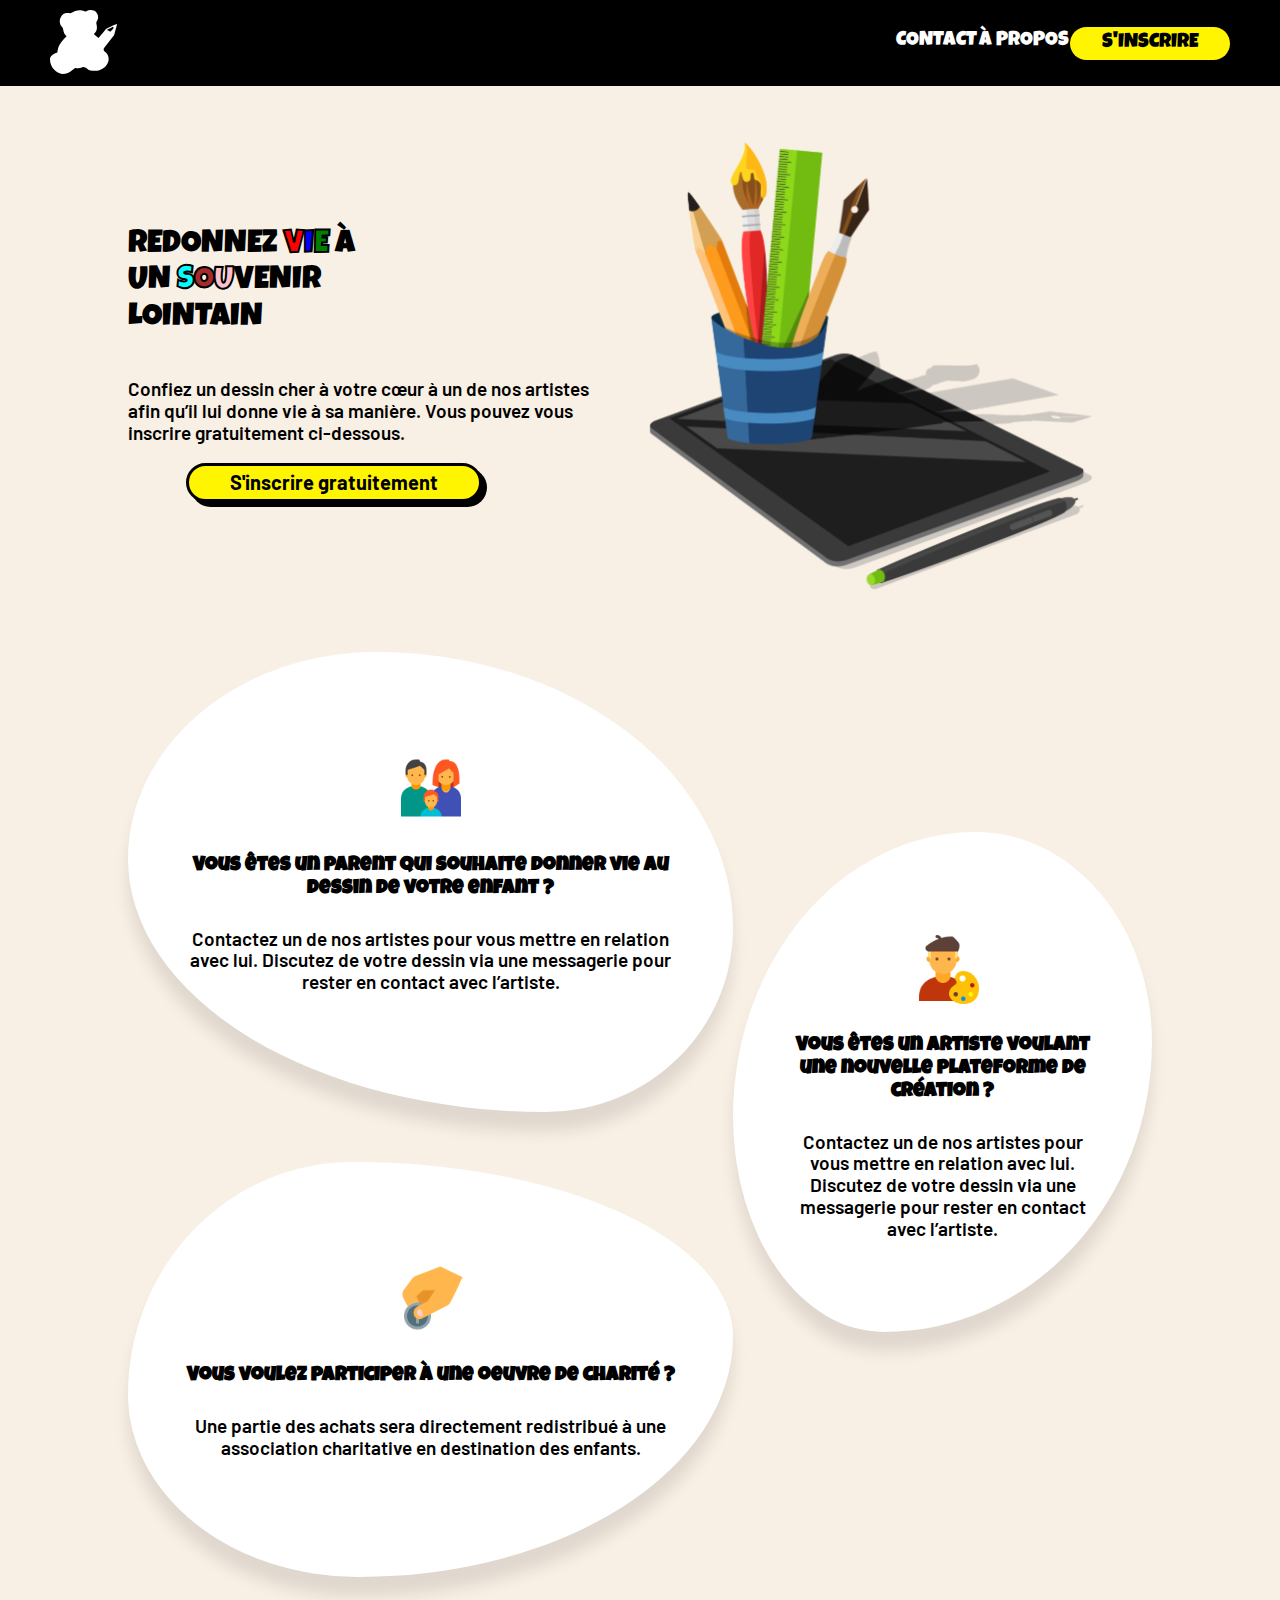
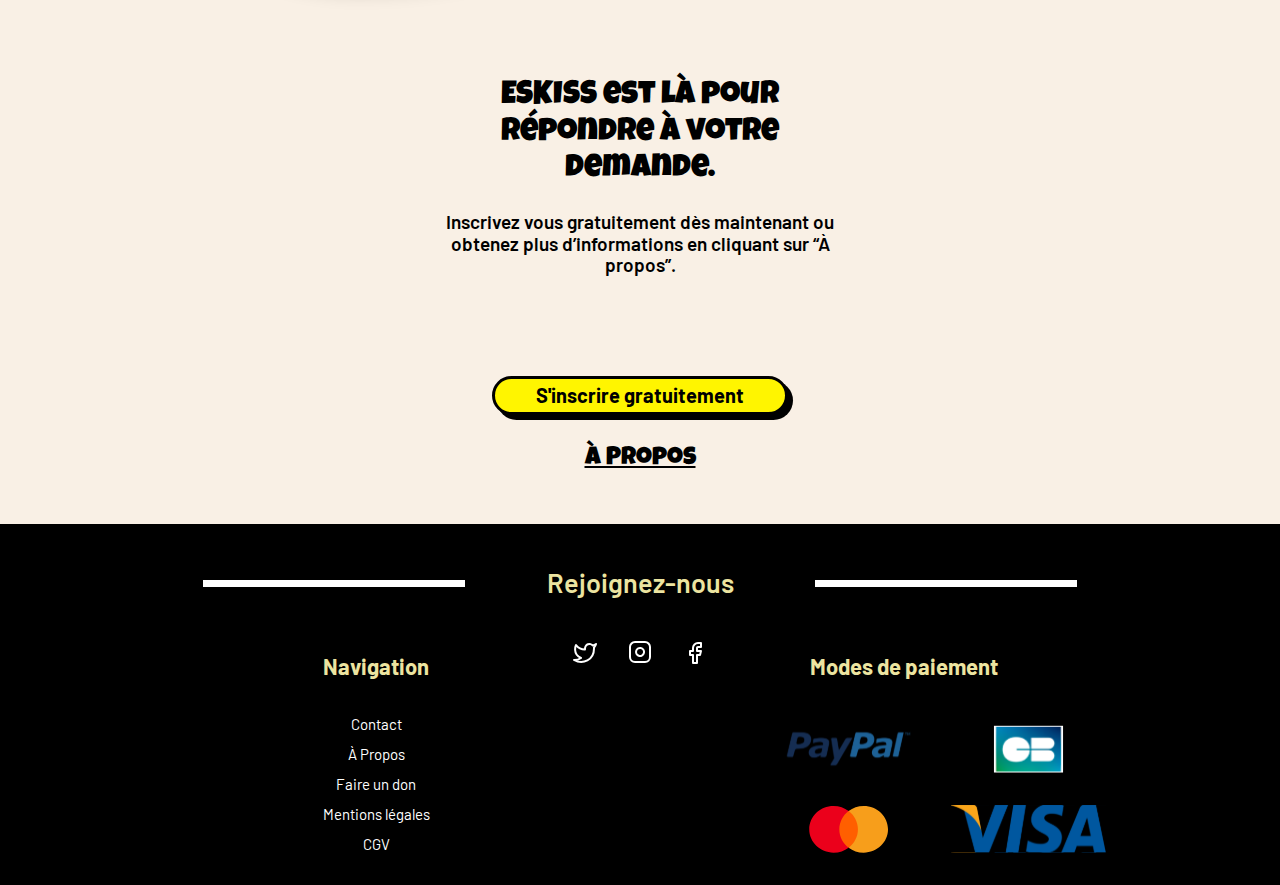
<file: index.html>
<!DOCTYPE html>
<html lang="fr">

<head>
    <meta charset="UTF-8">
    <meta http-equiv="X-UA-Compatible" content="IE=edge">
    <meta name="viewport" content="width=device-width, initial-scale=1.0">
    <title>ESKISS</title>
    <link rel="stylesheet" href="src/css/styles.css">
</head>

<body>
        <header>
            <div class="logo">
                <a href="index.html"><img src="assets/img/logo_ours_vf.svg" alt="Logo ESKISS"></a>
            </div>

            <div class="headertxt">

                <a href="contact.html">CONTACT</a>

                <a href="apropos.html">À PROPOS</a>

                <div class="inscription">
                    <a href="inscription.html">S'INSCRIRE</a>
                </div>
            </div>
        </header>

    <main>
        <section>
        <div class="flex-row">
            <div class="accrochediv flex-column">
                <h1 class="titreaccroche">
                    REDONNEZ <span class="rouge">V</span><span class="bleu">I</span><span class="vert">E</span> À <br>
                    UN <span class="cyan">S</span><span class="marron">O</span><span class="rose">U</span>VENIR LOINTAIN
                </h1>
                <h3>
                    Confiez un dessin cher à votre cœur à un de nos artistes afin qu’il lui donne vie à sa manière. Vous
                    pouvez
                    vous inscrire gratuitement ci-dessous.
                </h3>
              
                    <div class="boutoninscription">
                        <a href="inscription.html">S'inscrire gratuitement</a>
                    </div>
             
            </div>
            <div>
                <img src="assets/icones/tablette.svg" alt="tablette">
            </div>
        </div>
<div class="flex-row">
        <div class="flexpostit">
            <div class="post-it1">
                <img src="assets/icones/familleicon.svg" alt="famille">
                <h4>
                    Vous êtes un parent qui souhaite donner vie au dessin de votre enfant ?
                </h4>

                <p class="bsb19">
                    Contactez un de nos artistes pour vous mettre en relation avec lui. Discutez de votre dessin via une
                    messagerie pour rester en contact avec l’artiste.
                </p>
            </div>

            <div class="post-it3">
                <img src="assets/icones/donicon.svg" alt="don">
                <h4>
                    Vous voulez participer à une oeuvre de charité ?
                </h4>

                <p class="bsb19">
                    Une partie des achats sera directement redistribué à une association charitative en destination des
                    enfants.
                </p>
            </div>
        </div>
           
            <div class="post-it2">
                <img src="assets/icones/artisticon.svg" alt="artiste">
                <h4>
                    Vous êtes un artiste voulant une nouvelle plateforme de création ?
                </h4>

                <p class="bsb19">
                    Contactez un de nos artistes pour vous mettre en relation avec lui. Discutez de votre dessin via une
                    messagerie pour rester en contact avec l’artiste.
                </p>
            </div>
        </div>
            <div class="eskissestla">
                <h1>
                    ESKISS est là pour répondre à votre demande.
                </h1>

                <h3>
                    Inscrivez vous gratuitement dès maintenant ou obtenez plus d’informations en cliquant sur “À
                    propos”.
                </h3>
            </div>
       
        <div class="insap">
          
                <div class="boutoninscription2">
                    <a href="inscription.html">S'inscrire gratuitement</a>
                </div>
         

            <a class="lienap" href="apropos.html">À Propos</a>
        </div>
        </section>
    </main>

    <footer>
        <div class="flex-row width70">
            <div class="barreblanche"></div>
            <h3 class="titlefoot">
                Rejoignez-nous
            </h3>
            <div class="barreblanche"></div>
        </div>
        <div class="flex-row width65">

            <div class="navigation">
                <h4 class="titlefoot2">
                    Navigation
                </h4>
                <a href="contact.html">Contact</a>
                <a href="apropos.html">À Propos</a>
                <a href="#">Faire un don</a>
                <a href="#">Mentions légales</a>
                <a href="#">CGV</a>
            </div>
            <div class="reseaux width30">
                <a href="#"><img src="assets/icones/twitter.svg" alt="twitter"></a>
                <a href="#"><img src="assets/icones/insta.svg" alt="insta"></a>
                <a href="#"><img src="assets/icones/facebook.svg" alt="facebook"></a>
            </div>
            <div class="paiements">
                <h4 class="titlefoot2">
                    Modes de paiement
                </h4>
                <div class="paiements2">
                    <img class="imgpaiement" src="assets/img/paypal.svg" alt="Paypal">
                    <img class="imgpaiement" src="assets/img/mastercard.svg" alt="Mastercard">
                    <img class="imgpaiement" src="assets/img/cb.svg" alt="CB">
                    <img class="imgpaiement" src="assets/img/visa.svg" alt="Visa">
                </div>
            </div>
        </div>
    </footer>


</body>

</html>
</file>
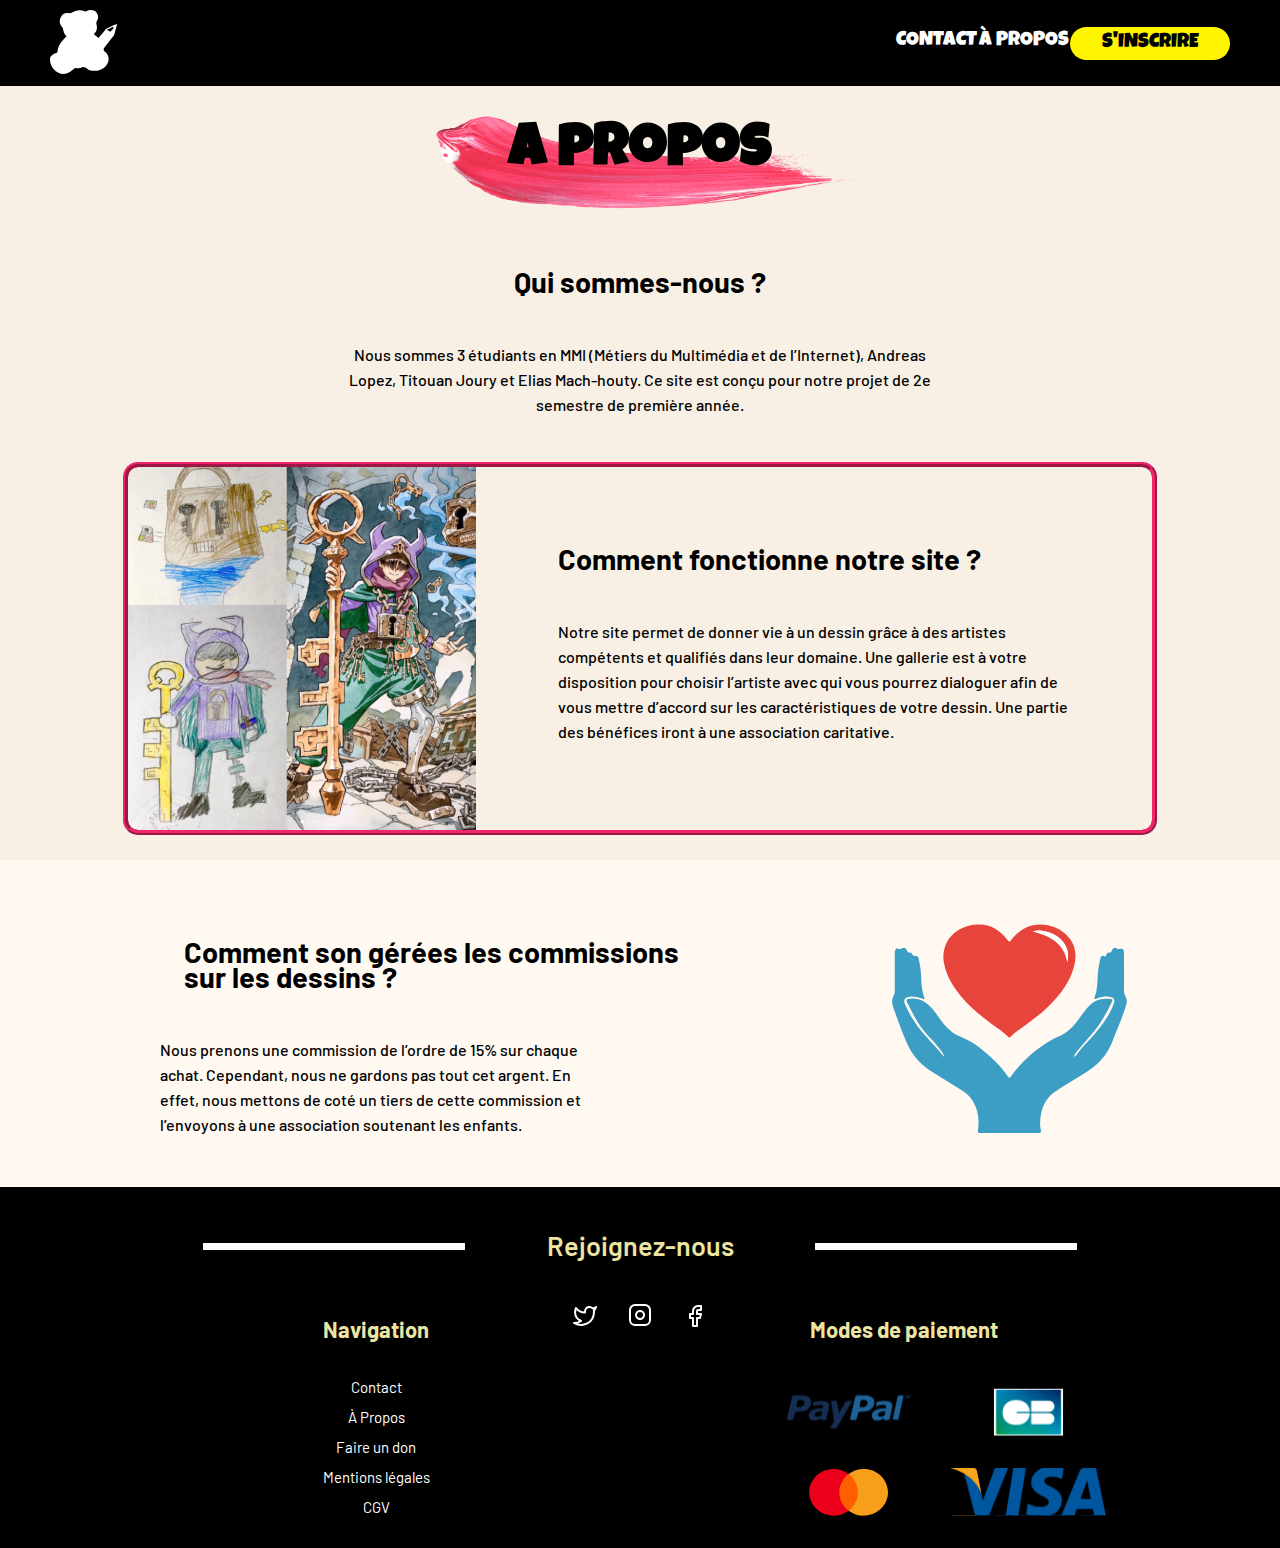
<file: apropos.html>
<!DOCTYPE html>
<html lang="en">

<head>
    <meta charset="UTF-8">
    <meta http-equiv="X-UA-Compatible" content="IE=edge">
    <meta name="viewport" content="width=device-width, initial-scale=1.0">
    <title>À Propos</title>
    <link rel="stylesheet" href="src/css/styles.css">
</head>

<body>
    <header>
        <div class="logo">
            <a href="index.html"><img src="assets/img/logo_ours_vf.svg" alt="Logo ESKISS"></a>
        </div>

        <div class="headertxt">

            <a href="contact.html">CONTACT</a>

            <a href="apropos.html">À PROPOS</a>

            <div class="inscription">
                <a href="inscription.html">S'INSCRIRE</a>
            </div>
        </div>
    </header>

    <main>
<section>
        <div class="parent">
         <img src="assets/img/trace.svg" alt="trace_rose">
         <div class="texte_centrer"> <h2>A propos</h2> </div>
        </div>
    <div class="centre1">
        <h5>
            Qui sommes-nous ?
        </h5>

        <p class="bm16">
            Nous sommes 3 étudiants en MMI (Métiers du Multimédia et de l’Internet), Andreas Lopez, Titouan Joury et
            Elias Mach-houty. Ce site est conçu pour notre projet de 2e semestre de première année.
        </p>
    </div>
    <div class="bloc1">
        <img src="assets/img/illu.webp" alt="illustration">
<div class="bloc1txt">
        <h5>
            Comment fonctionne notre site ?
        </h5>

        <p class="bm16">
            Notre site permet de donner vie à un dessin grâce à des artistes compétents et qualifiés dans leur domaine.
            Une gallerie est à votre disposition pour choisir l’artiste avec qui vous pourrez dialoguer afin de vous
            mettre d’accord sur les caractéristiques de votre dessin. Une partie des bénéfices iront à une association
            caritative.
        </p>
    </div>
    </div>
</section>
    <div class="bloc2">
        <div class="bloc1txt">
            <div class="centre2">
        <h5 class="h5carre">
            Comment son gérées les commissions
            sur les dessins ?
        </h5>

        <p class="bm16carre">
            Nous prenons une commission de l’ordre de 15% sur chaque achat.
            Cependant, nous ne gardons pas tout cet argent. En effet, nous mettons de coté un tiers de cette commission
            et l’envoyons à une association soutenant les enfants.
        </p>
    </div>
    </div>
        <img class="coeur" src="assets/img/coeur.svg" alt="coeur">
    </div>
    </main>

    <footer>
        <div class="flex-row width70">
            <div class="barreblanche"></div>
            <h3 class="titlefoot">
                Rejoignez-nous
            </h3>
            <div class="barreblanche"></div>
        </div>
        <div class="flex-row width65">

            <div class="navigation">
                <h4 class="titlefoot2">
                    Navigation
                </h4>
                <a href="contact.html">Contact</a>
                <a href="apropos.html">À Propos</a>
                <a href="#">Faire un don</a>
                <a href="#">Mentions légales</a>
                <a href="#">CGV</a>
            </div>
            <div class="reseaux width30">
                <a href="#"><img src="assets/icones/twitter.svg" alt="twitter"></a>
                <a href="#"><img src="assets/icones/insta.svg" alt="insta"></a>
                <a href="#"><img src="assets/icones/facebook.svg" alt="facebook"></a>
            </div>
            <div class="paiements">
                <h4 class="titlefoot2">
                    Modes de paiement
                </h4>
                <div class="paiements2">
                    <img class="imgpaiement" src="assets/img/paypal.svg" alt="Paypal">
                    <img class="imgpaiement" src="assets/img/mastercard.svg" alt="Mastercard">
                    <img class="imgpaiement" src="assets/img/cb.svg" alt="CB">
                    <img class="imgpaiement" src="assets/img/visa.svg" alt="Visa">
                </div>
            </div>
        </div>
    </footer>
</body>

</html>
</file>
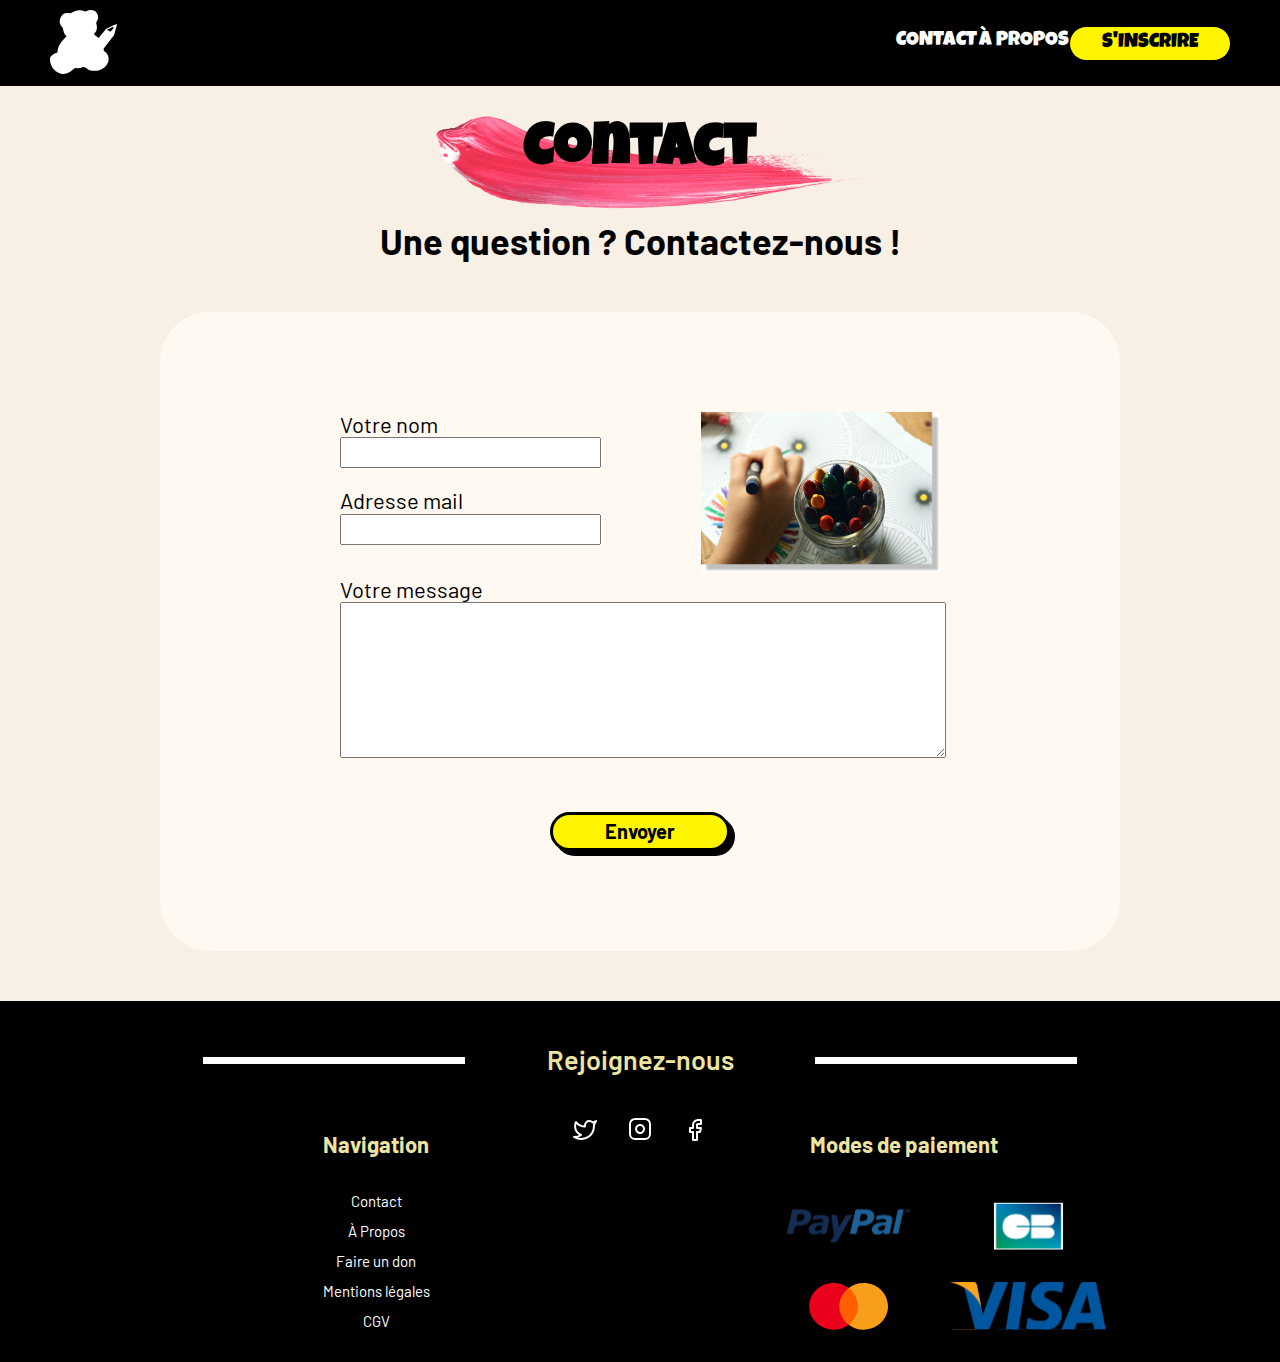
<file: contact.html>
<!DOCTYPE html>
<html lang="fr">

<head>
    <meta charset="UTF-8">
    <meta http-equiv="X-UA-Compatible" content="IE=edge">
    <meta name="viewport" content="width=device-width, initial-scale=1.0">
    <title>Contact</title>
    <link rel="stylesheet" href="src/css/styles.css">
</head>

<body>
    <div class="header">
        <header>
            <div class="logo">
                <a href="index.html"><img src="assets/img/logo_ours_vf.svg" alt="Logo ESKISS"></a>
            </div>

            <div class="headertxt">

                <a href="contact.html">CONTACT</a>

                <a href="apropos.html">À PROPOS</a>

                <div class="inscription">
                    <a href="inscription.html">S'INSCRIRE</a>
                </div>
            </div>
        </header>
    </div>

    <main>

        <div class="parent">
            <img src="assets/img/trace.svg" alt="trace_rose">
            <div class="texte_centrer">
                <h2>Contact</h2>
            </div>
        </div>
        <div class="question">
            <strong>Une question ? Contactez-nous !</strong>
        </div>


        <div class="container2">
            <form class="m-auto" style="max-width:600px">
                <div class="flexcontact">
                    <div class="contactbox">
                        <div class="form-group mb-3 row"><label for="votre-nom0" class="contacttxt">Votre
                                nom</label>
                            <div class="posicont"><input type="text" class="form-control" id="votre-nom0"
                                    name="votre-nom" required></div>
                        </div>
                        <div class="form-group mb-3 row"><label for="adresse-mail1"
                                class="contacttxt">Adresse mail</label>
                            <div class="col-md-7"><input type="email" class="form-control" id="adresse-mail1"
                                    name="adresse-mail" required></div>
                        </div>
                    </div>
                    <div> <img src="assets/img/crayons.webp" alt="crayons"> </div>
                </div>
                <div class="test"><label for="votre-message3" class="contacttxt">Votre
                        message</label>
                    <div class="col-md-7"><textarea class="box" id="votre-message3" name="votre-message"
                            required></textarea></div>
                </div>
                <div class="form-group mb-3 row"><label for="votre-message3" class="col-md-5 col-form-label"></label>
                    <div class="col-md-7"><button class="boutoninscription4" type="submit">Envoyer</button></div>
                </div>
            </form>
        </div>


    </main>

    <footer>
        <div class="flex-row width70">
            <div class="barreblanche"></div>
            <h3 class="titlefoot">
                Rejoignez-nous
            </h3>
            <div class="barreblanche"></div>
        </div>
        <div class="flex-row width65">

            <div class="navigation">
                <h4 class="titlefoot2">
                    Navigation
                </h4>
                <a href="contact.html">Contact</a>
                <a href="apropos.html">À Propos</a>
                <a href="#">Faire un don</a>
                <a href="#">Mentions légales</a>
                <a href="#">CGV</a>
            </div>
            <div class="reseaux width30">
                <a href="#"><img src="assets/icones/twitter.svg" alt="twitter"></a>
                <a href="#"><img src="assets/icones/insta.svg" alt="insta"></a>
                <a href="#"><img src="assets/icones/facebook.svg" alt="facebook"></a>
            </div>
            <div class="paiements">
                <h4 class="titlefoot2">
                    Modes de paiement
                </h4>
                <div class="paiements2">
                    <img class="imgpaiement" src="assets/img/paypal.svg" alt="Paypal">
                    <img class="imgpaiement" src="assets/img/mastercard.svg" alt="Mastercard">
                    <img class="imgpaiement" src="assets/img/cb.svg" alt="CB">
                    <img class="imgpaiement" src="assets/img/visa.svg" alt="Visa">
                </div>
            </div>
        </div>
    </footer>
</body>

</html>
</file>
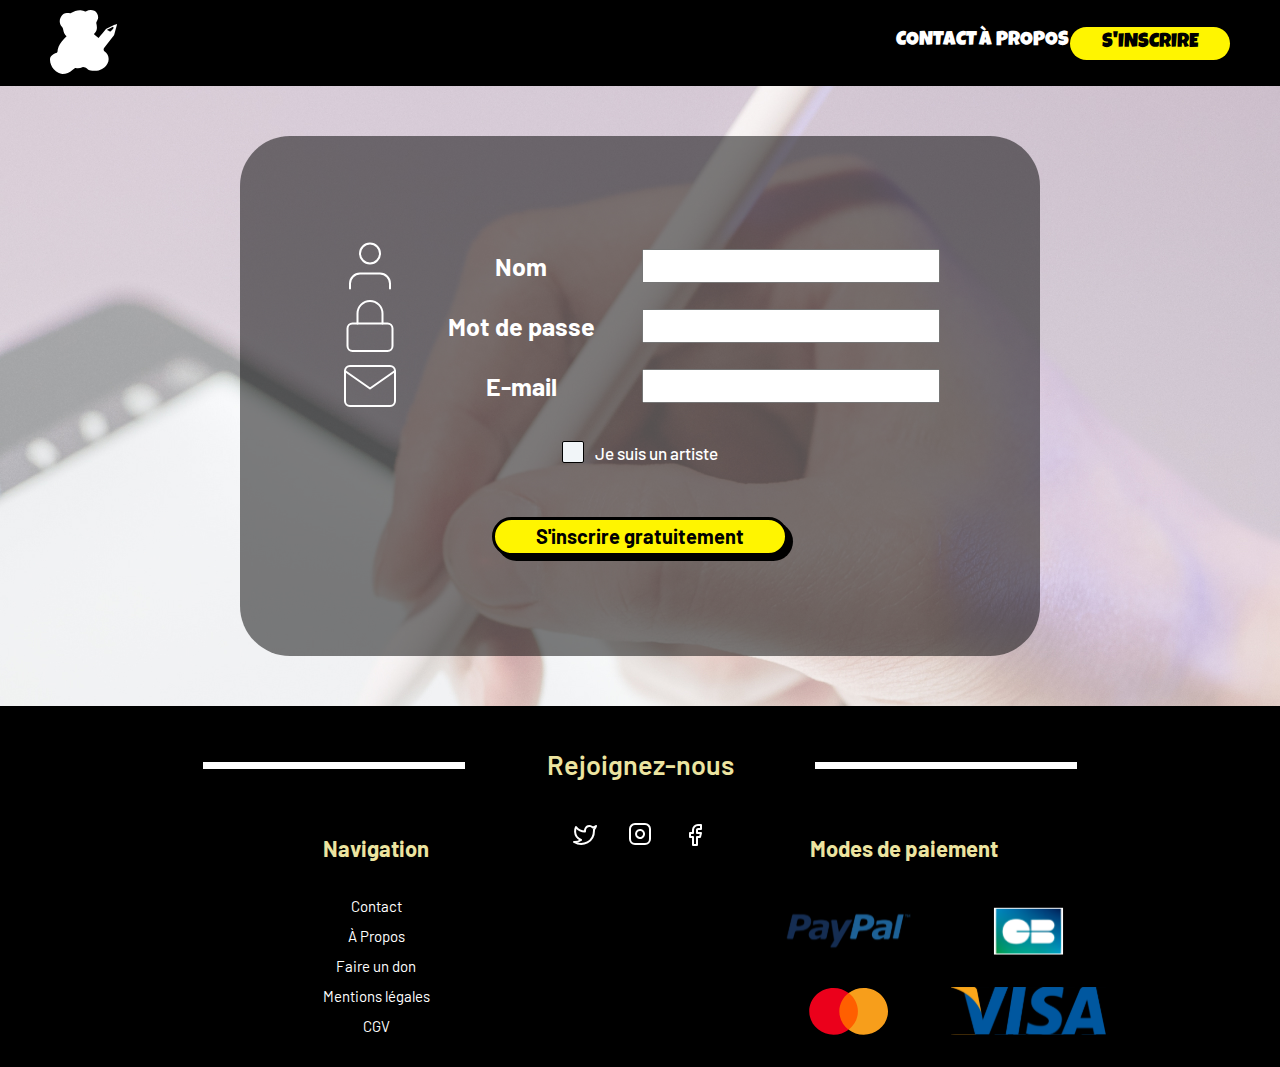
<file: inscription.html>
<!DOCTYPE html>
<html lang="fr">

<head>
    <meta charset="UTF-8">
    <meta http-equiv="X-UA-Compatible" content="IE=edge">
    <meta name="viewport" content="width=device-width, initial-scale=1.0">
    <title>inscription</title>
    <link rel="stylesheet" href="src/css/styles.css">
</head>

<body class="imgi">
    <header>
        <div class="logo">
            <a href="index.html"><img src="assets/img/logo_ours_vf.svg" alt="Logo ESKISS"></a>
        </div>

        <div class="headertxt">

            <a href="contact.html">CONTACT</a>

            <a href="apropos.html">À PROPOS</a>

            <div class="inscription">
                <a href="inscription.html">S'INSCRIRE</a>
            </div>
        </div>
    </header>
    <main>
            <section>
                <div class="container">
                    <form class="m-auto" style="max-width:600px">
                        <div class="txtform"> <img src="assets/icones/user.svg" alt="utilisateur"> <label for="nom0"
                                class="col-md-5 col-form-label">Nom</label>
                            <div class="col-md-7"><input type="text" class="form-control" id="nom0" name="nom" required>
                            </div>
                        </div>
                        <div class="txtform"> <img src="assets/icones/lock.svg" alt="cadena"> <label for="mot-de-passe1"
                                class="col-md-5 col-form-label">Mot de passe</label>
                            <div class="col-md-7"><input type="password" class="form-control" id="mot-de-passe1"
                                    name="mot-de-passe" required></div>
                        </div>
                        <div class="txtform"> <img src="assets/icones/mail.svg" alt="mail"> <label for="e-mail3"
                                class="col-md-5 col-form-label">E-mail</label>
                            <div class="col-md-7"><input type="email" class="form-control" id="e-mail3" name="e-mail"
                                    required></div>
                        </div>
                        <label class="b-contain">
                            <span>Je suis un artiste</span>
                            <input type="checkbox">
                            <div class="b-input"></div>
                        </label>
                        
                    </form>
                    <div class="boutoninscription3">
                        <a href="inscription.html">S'inscrire gratuitement</a>
                    </div>
                </div>

            </section>
    </main>
    <footer>
        <div class="flex-row width70">
            <div class="barreblanche"></div>
            <h3 class="titlefoot">
                Rejoignez-nous
            </h3>
            <div class="barreblanche"></div>
        </div>
        <div class="flex-row width65">

            <div class="navigation">
                <h4 class="titlefoot2">
                    Navigation
                </h4>
                <a href="contact.html">Contact</a>
                <a href="apropos.html">À Propos</a>
                <a href="#">Faire un don</a>
                <a href="#">Mentions légales</a>
                <a href="#">CGV</a>
            </div>
            <div class="reseaux width30">
                <a href="#"><img src="assets/icones/twitter.svg" alt="twitter"></a>
                <a href="#"><img src="assets/icones/insta.svg" alt="insta"></a>
                <a href="#"><img src="assets/icones/facebook.svg" alt="facebook"></a>
            </div>
            <div class="paiements">
                <h4 class="titlefoot2">
                    Modes de paiement
                </h4>
                <div class="paiements2">
                    <img class="imgpaiement" src="assets/img/paypal.svg" alt="Paypal">
                    <img class="imgpaiement" src="assets/img/mastercard.svg" alt="Mastercard">
                    <img class="imgpaiement" src="assets/img/cb.svg" alt="CB">
                    <img class="imgpaiement" src="assets/img/visa.svg" alt="Visa">
                </div>
            </div>
        </div>
    </footer>
</body>

</html>
</file>
<file: src/css/styles.css>
/* fonts */ 

@import url('https://fonts.googleapis.com/css2?family=Luckiest+Guy&display=swap');
@import url('https://fonts.googleapis.com/css2?family=Barlow:ital,wght@0,100;0,200;0,300;0,400;0,500;0,600;0,700;0,800;0,900;1,100;1,200;1,300;1,400;1,500;1,600;1,700;1,800;1,900&display=swap');



@import url('../../src/css/layout/header.css');
@import url('../../src/css/utils/variables.css');
@import url('../../src/css/base/main.css');
@import url('../../src/css/components/button.css');
@import url('../../src/css/vendors/normalize.css');
@import url('../../src/css/layout/footer.css');
@import url('../../src/css/layout/accueil.css');
@import url('../../src/css/layout/apropos.css');
@import url('../../src/css/layout/inscription.css');
@import url('../../src/css/layout/contact.css');
@import url('../../src/css/layout/page404.css');
</file>
